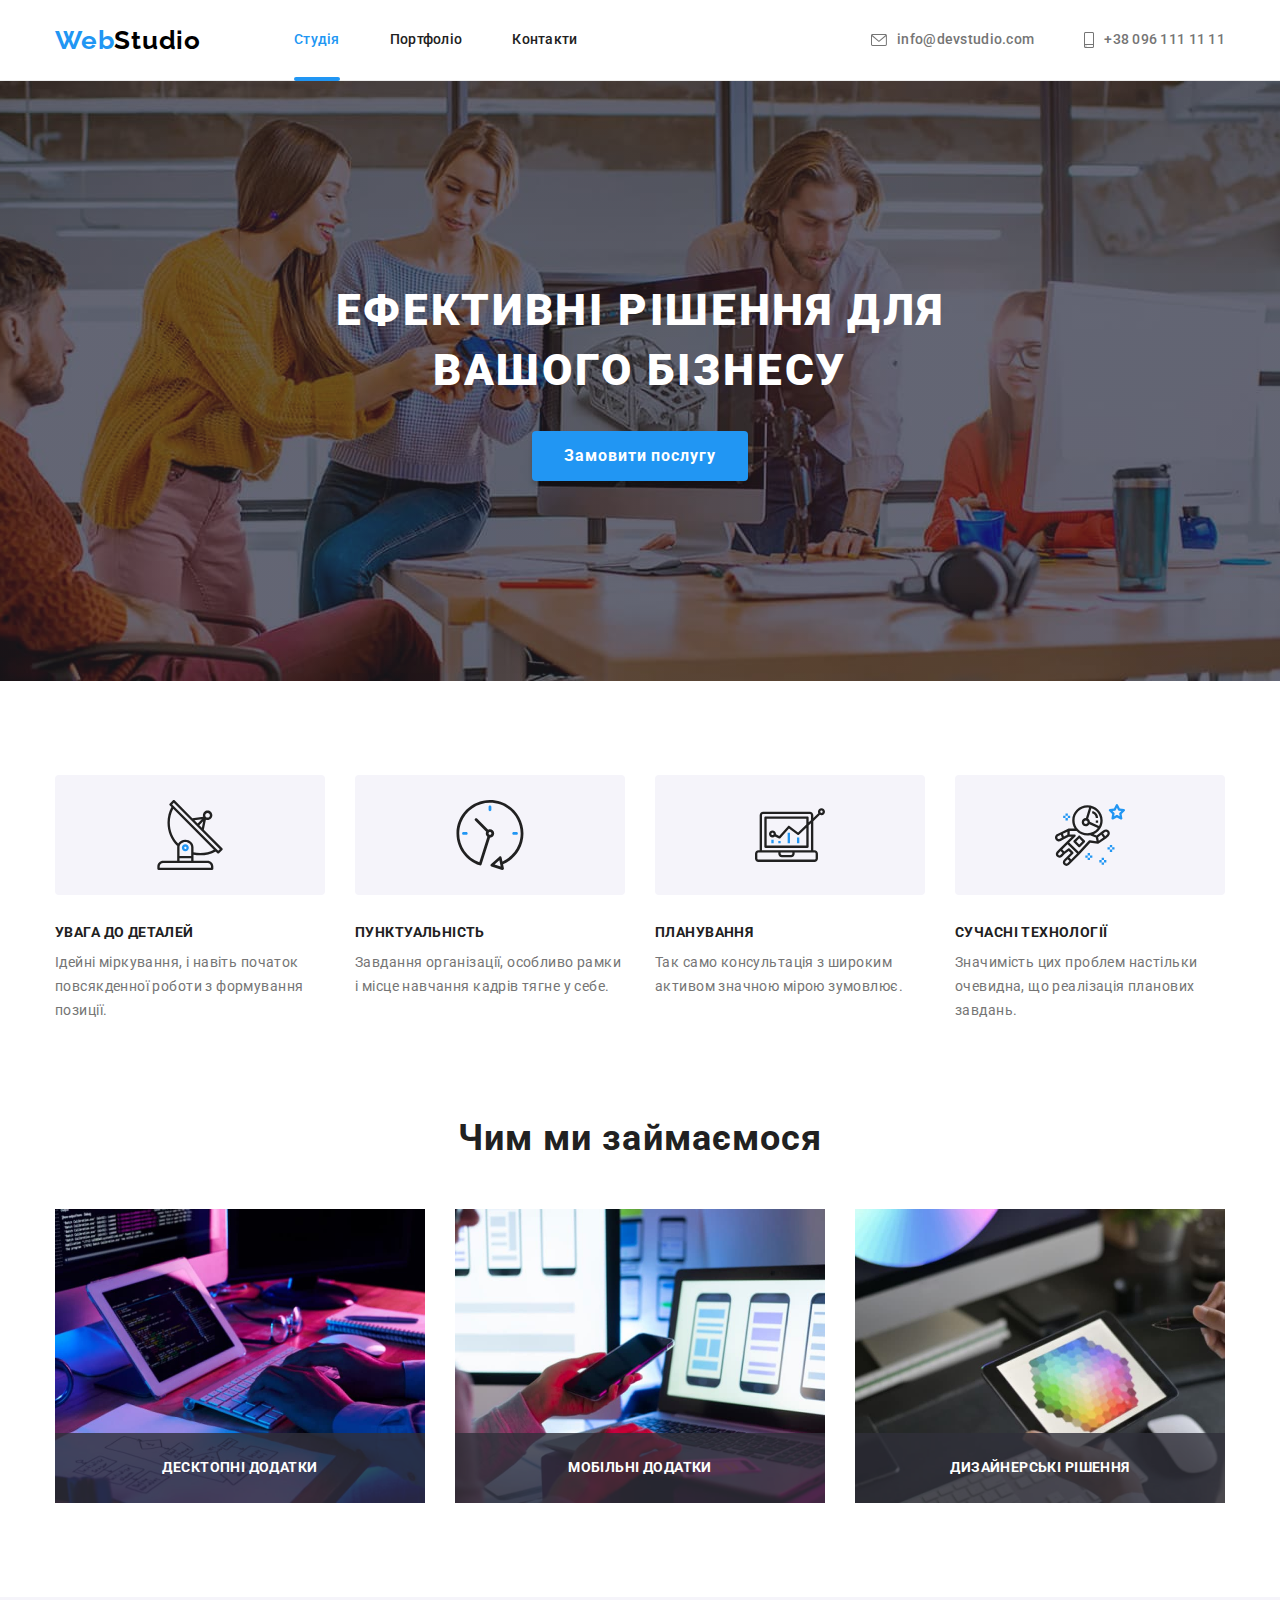
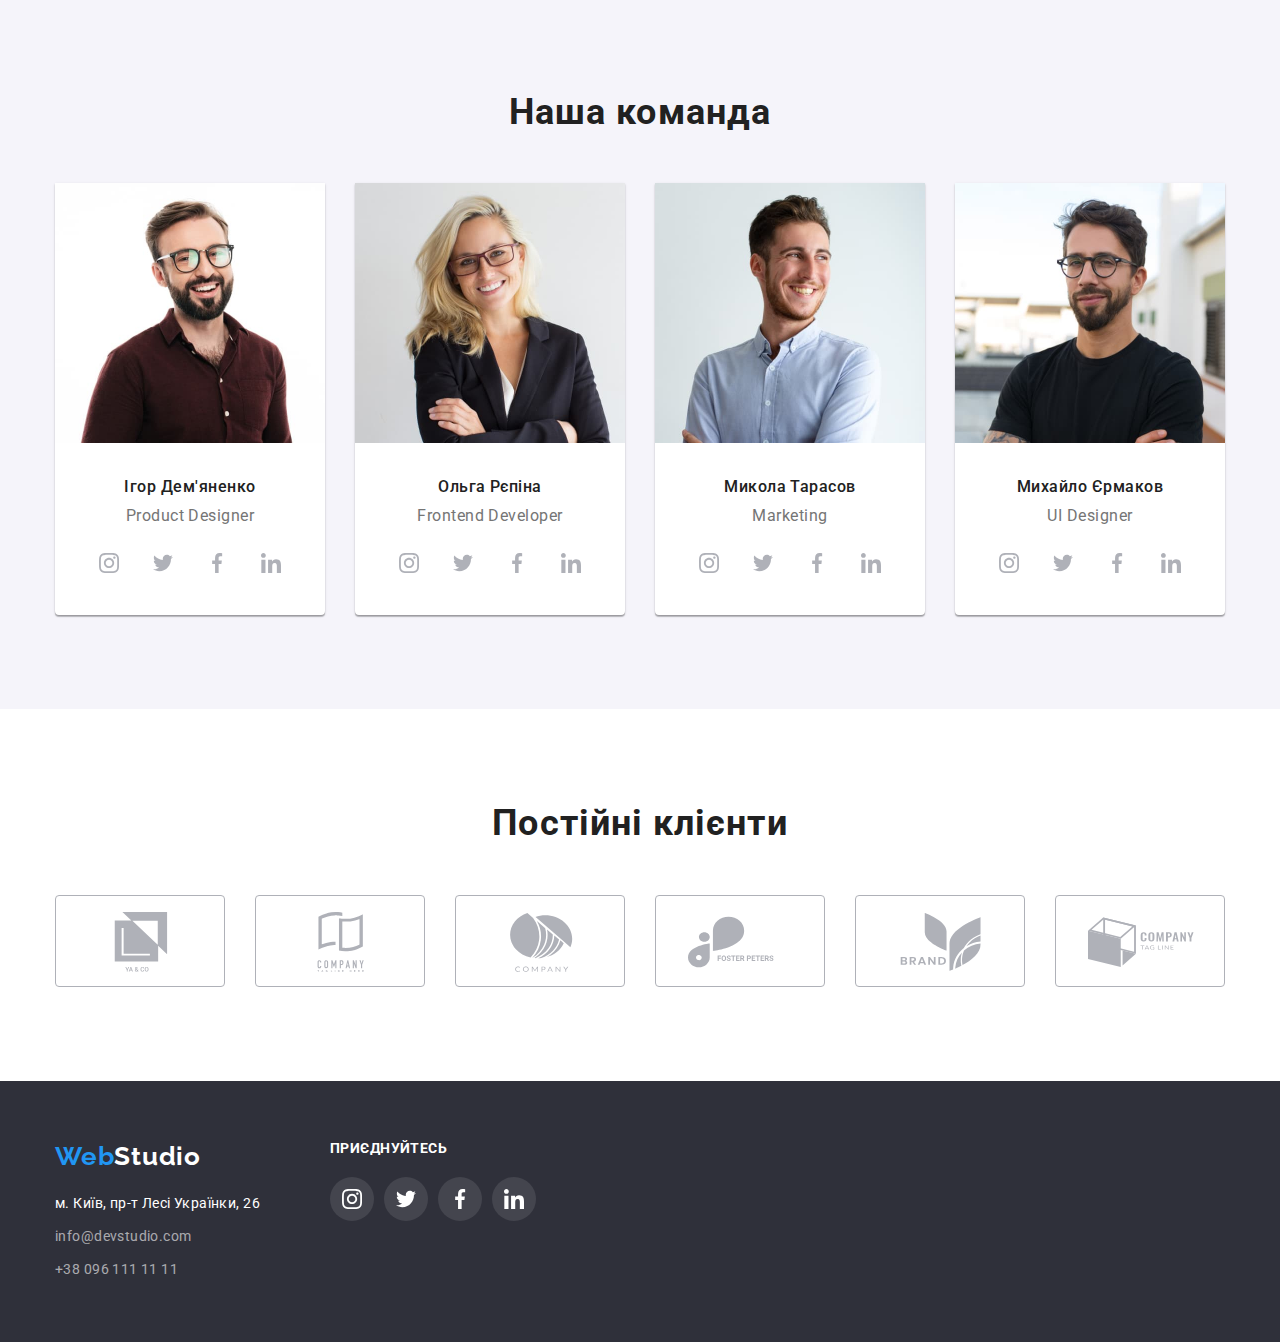
<file: index.html>
<!DOCTYPE html>
<html lang="uk">
<head>
    <meta charset="UTF-8">
    <meta http-equiv="X-UA-Compatible" content="IE=edge">
    <meta name="viewport" content="width=device-width, initial-scale=1.0">
    <title>Web Studio</title>
    <link rel="preconnect" href="https://fonts.googleapis.com">
    <link rel="preconnect" href="https://fonts.gstatic.com" crossorigin>
    <link href="https://fonts.googleapis.com/css2?family=Raleway:wght@700&family=Roboto:wght@400;500;700;900&display=swap"
        rel="stylesheet">
    <link rel="stylesheet" href="https://cdnjs.cloudflare.com/ajax/libs/modern-normalize/1.1.0/modern-normalize.min.css">
    <link rel="stylesheet" href="./css/styles.css">
</head>
<body>
<!--Header-->
    <header class="header">
        <div class="header-main container">
            <a href="./index.html" class="logo" lang="en">Web<span class="logo-studio">Studio</span></a>
            <nav class="header-nav">
                <ul class="header-nav-list list">
                    <li class="item">
                        <a href="#" class="nav-link page">Студія</a>
                    </li>
                    <li class="item">
                        <a href="./portfolio.html" class="nav-link">Портфоліо</a>
                    </li>
                    <li class="item">
                        <a href="#" class="nav-link">Контакти</a>
                    </li>
                </ul>
            </nav>
            <ul class="header-list list">
                <li class="item">
                    <a href="mailto:info@devstudio.com" class="contacts-link">
                        <svg class="header-envelope">
                            <use href="./images/icons.svg#icon-envelope"></use>
                        </svg>
                        <span>info@devstudio.com</span>
                    </a>
                </li>
                <li class="item">
                    <a href="tel:+380961111111" class="contacts-link">
                        <svg class="header-smartphone">
                            <use href="./images/icons.svg#icon-smartphone"></use>
                        </svg>
                        <span>+38 096 111 11 11</span>
                    </a>
                </li>
            </ul>
        </div>
    </header>
<!--Hero-->
    <main>
        <section class="hero section">
                <h1 class="hero-title">Ефективні рішення для вашого бізнесу</h1>
                <button data-modal-open type="button" class="hero-btn">Замовити послугу</button>
        </section>
<!--Description-->
        <section class="description section">
            <h2 class="visually-hidden">Наші переваги</h2>
            <div class="container">
                <ul class="description-list list">
                    <li class="description-item">
                        <div class="description-icon">
                            <svg class="description-svg">
                                <use href="./images/icons.svg#icon-antenna"></use>
                            </svg>
                        </div>
                        <h3 class="description-title">УВАГА ДО ДЕТАЛЕЙ</h3>
                        <p class="description-text">Ідейні міркування, і навіть початок повсякденної роботи з формування позиції.</p>
                    </li>
                    <li class="description-item">
                        <div class="description-icon">
                            <svg class="description-svg">
                                <use href="./images/icons.svg#icon-clock"></use>
                            </svg>
                        </div>
                        <h3 class="description-title">ПУНКТУАЛЬНІСТЬ</h3>
                        <p class="description-text">Завдання організації, особливо рамки і місце навчання кадрів тягне у себе.</p>
                    </li>
                    <li class="description-item">
                        <div class="description-icon">
                            <svg class="description-svg">
                                <use href="./images/icons.svg#icon-diagram"></use>
                            </svg>
                        </div>
                        <h3 class="description-title">ПЛАНУВАННЯ</h3>
                        <p class="description-text">Так само консультація з широким активом значною мірою зумовлює.</p>
                    </li>
                    <li class="description-item">
                        <div class="description-icon">
                            <svg class="description-svg">
                                <use href="./images/icons.svg#icon-astronaut"></use>
                            </svg>
                        </div>
                        <h3 class="description-title">СУЧАСНІ ТЕХНОЛОГІЇ</h3>
                        <p class="description-text">Значимість цих проблем настільки очевидна, що реалізація планових завдань.</p>
                    </li>
                </ul>
            </div>
        </section>
<!--Occupation-->
        <section class="occupation section">
            <h2 class="occupation-title">Чим ми займаємося</h2>
            <div class="container">
                <ul class="occupation-list list">
                    <li class="occupation-item">
                        <img class="occupation-img" src="./images/studio/1.jpg" alt="computer" width="370" height="294">
                        <div class="occupation-bg-title">
                            <h3 class="occupation-img-title">Десктопні додатки</h3>
                        </div>
                    </li>
                    <li class="occupation-item">
                        <img class="occupation-img" src="./images/studio/2.jpg" alt="laptop" width="370" height="294">
                        <div class="occupation-bg-title">
                            <h3 class="occupation-img-title">Мобільні додатки</h3>
                        </div>
                    </li>
                    <li class="occupation-item">
                        <img class="occupation-img" src="./images/studio/3.jpg" alt="tablet" width="370" height="294">
                        <div class="occupation-bg-title">
                            <h3 class="occupation-img-title">Дизайнерські рішення</h3>
                        </div>
                    </li>
                </ul>
            </div>
        </section>
<!--Team-->
        <section class="team section">
            <h2 class="team-title">Наша команда</h2>
            <div class="container">
                <ul class="team-list list">
                    <li class="team-item">
                        <img src="./images/studio/photo1.jpg" alt="Product Designer" width="270" height="260">
                        <h3 class="team-name">Ігор Дем'яненко</h3>
                        <p class="team-text">Product Designer</p>
                        <ul class="team-network-list list">
                            <li class="team-network-link">
                                <a href="#" class="team-network-item">
                                    <svg class="team-network" width="44" height="44">
                                        <use href="./images/icons.svg#icon-instagram"></use>
                                    </svg>
                                </a>
                            </li>
                            <li class="team-network-link">
                                <a href="#" class="team-network-item">
                                    <svg class="team-network" width="44" height="44">
                                        <use href="./images/icons.svg#icon-twitter"></use>
                                    </svg>
                                </a>
                            </li>
                            <li class="team-network-link">
                                <a href="#" class="team-network-item">
                                    <svg class="team-network" width="44" height="44">
                                        <use href="./images/icons.svg#icon-facebook"></use>
                                    </svg>
                                </a>
                            </li>
                            <li class="team-network-link">
                                <a href="#" class="team-network-item">
                                    <svg class="team-network" width="44" height="44">
                                        <use href="./images/icons.svg#icon-linkedin"></use>
                                    </svg>
                                </a>
                            </li>
                        </ul>
                    </li>
                    <li class="team-item">
                        <img src="./images/studio/photo2.jpg" alt="Frontend Developer" width="270" height="260">
                        <h3 class="team-name">Ольга Рєпіна</h3>
                        <p class="team-text">Frontend Developer</p>
                        <ul class="team-network-list list">
                            <li class="team-network-link">
                                <a href="#" class="team-network-item">
                                    <svg class="team-network" width="44" height="44">
                                        <use href="./images/icons.svg#icon-instagram"></use>
                                    </svg>
                                </a>
                            </li>
                            <li class="team-network-link">
                                <a href="#" class="team-network-item">
                                    <svg class="team-network" width="44" height="44">
                                        <use href="./images/icons.svg#icon-twitter"></use>
                                    </svg>
                                </a>
                            </li>
                            <li class="team-network-link">
                                <a href="#" class="team-network-item">
                                    <svg class="team-network" width="44" height="44">
                                        <use href="./images/icons.svg#icon-facebook"></use>
                                    </svg>
                                </a>
                            </li>
                            <li class="team-network-link">
                                <a href="#" class="team-network-item">
                                    <svg class="team-network" width="44" height="44">
                                        <use href="./images/icons.svg#icon-linkedin"></use>
                                    </svg>
                                </a>
                            </li>
                        </ul>
                    </li>
                    <li class="team-item">
                        <img src="./images/studio/photo3.jpg" alt="Marketing" width="270" height="260">
                        <h3 class="team-name">Микола Тарасов</h3>
                        <p class="team-text">Marketing</p>
                        <ul class="team-network-list list">
                            <li class="team-network-link">
                                <a href="#" class="team-network-item">
                                    <svg class="team-network" width="44" height="44">
                                        <use href="./images/icons.svg#icon-instagram"></use>
                                    </svg>
                                </a>
                            </li>
                            <li class="team-network-link">
                                <a href="#" class="team-network-item">
                                    <svg class="team-network" width="44" height="44">
                                        <use href="./images/icons.svg#icon-twitter"></use>
                                    </svg>
                                </a>
                            </li>
                            <li class="team-network-link">
                                <a href="#" class="team-network-item">
                                    <svg class="team-network" width="44" height="44">
                                        <use href="./images/icons.svg#icon-facebook"></use>
                                    </svg>
                                </a>
                            </li>
                            <li class="team-network-link">
                                <a href="#" class="team-network-item">
                                    <svg class="team-network" width="44" height="44">
                                        <use href="./images/icons.svg#icon-linkedin"></use>
                                    </svg>
                                </a>
                            </li>
                        </ul>
                    </li>
                    <li class="team-item">
                        <img src="./images/studio/photo4.jpg" alt="UI Designer" width="270" height="260">
                        <h3 class="team-name">Михайло Єрмаков</h3>
                        <p class="team-text">UI Designer</p>
                        <ul class="team-network-list list">
                            <li class="team-network-link">
                                <a href="#" class="team-network-item">
                                    <svg class="team-network" width="44" height="44">
                                        <use href="./images/icons.svg#icon-instagram"></use>
                                    </svg>
                                </a>
                            </li>
                            <li class="team-network-link">
                                <a href="#" class="team-network-item">
                                    <svg class="team-network" width="44" height="44">
                                        <use href="./images/icons.svg#icon-twitter"></use>
                                    </svg>
                                </a>
                            </li>
                            <li class="team-network-link">
                                <a href="#" class="team-network-item">
                                    <svg class="team-network" width="44" height="44">
                                        <use href="./images/icons.svg#icon-facebook"></use>
                                    </svg>
                                </a>
                            </li>
                            <li class="team-network-link">
                                <a href="#" class="team-network-item">
                                    <svg class="team-network" width="44" height="44">
                                        <use href="./images/icons.svg#icon-linkedin"></use>
                                    </svg>
                                </a>
                            </li>
                        </ul>
                    </li>
                </ul>
            </div>
        </section>
<!--Clients-->
        <section class="container section">
            <h2 class="clients-title">Постійні клієнти</h2>
            <ul class="clients-list list">
                <li class="clients-item">
                    <a href="#" class="clients-icon">
                        <svg class="clients-svg">
                            <use href="./images/icons.svg#icon-group"></use>
                        </svg>
                    </a>
                </li>
                <li class="clients-item">
                    <a href="#" class="clients-icon">
                        <svg class="clients-svg">
                            <use href="./images/icons.svg#icon-group-1"></use>
                        </svg>
                    </a>
                </li>
                <li class="clients-item">
                    <a href="#" class="clients-icon">
                        <svg class="clients-svg">
                            <use href="./images/icons.svg#icon-group-2"></use>
                        </svg>
                    </a>
                </li>
                <li class="clients-item">
                    <a href="#" class="clients-icon">
                        <svg class="clients-svg">
                            <use href="./images/icons.svg#icon-group-3"></use>
                        </svg>
                    </a>
                </li>
                <li class="clients-item">
                    <a href="#" class="clients-icon">
                        <svg class="clients-svg">
                            <use href="./images/icons.svg#icon-group-4"></use>
                        </svg>
                    </a>
                </li>
                <li class="clients-item">
                    <a href="#" class="clients-icon">
                        <svg class="clients-svg">
                            <use href="./images/icons.svg#icon-group-5"></use>
                        </svg>
                    </a>
                </li>
            </ul>
        </section>
    </main>
<!--Footer-->
    <footer class="footer">
        <div class="footer-main container">
            <div>
                <a href="./index.html" class="logo" lang="en">Web<span class="logo-part">Studio</span></a>
                <address class="footer-address">
                    <ul class="footer-list list">
                        <li class="footer-item">
                            <a href="https://goo.gl/maps/w5W1yfR7xaKUDnxX9" target="_blank" rel="noreferrer" class="footer-link">м.
                                Київ, пр-т Лесі Українки, 26</a>
                        </li>
                        <li class="footer-item">
                            <a href="mailto:info@devstudio.com" class="footer-link footer-cont">info@devstudio.com</a>
                        </li>
                        <li class="footer-item">
                            <a href="tel:+380961111111" class="footer-link footer-cont">+38 096 111 11 11</a>
                        </li>
                    </ul>
                </address>
            </div>
            <div>
                <h2 class="footer-title">приєднуйтесь</h2>
                <ul class="footer-icon-list list">
                    <li>
                        <a href="#" class="footer-icon">
                            <svg class="footer-svg" width="20" height="20">
                                <use href="./images/icons.svg#icon-instagram"></use>
                            </svg>
                        </a>
                    </li>
                    <li>
                        <a href="#" class="footer-icon">
                            <svg class="footer-svg" width="20" height="20">
                                <use href="./images/icons.svg#icon-twitter"></use>
                            </svg>
                        </a>
                    </li>
                    <li>
                        <a href="#" class="footer-icon">
                            <svg class="footer-svg" width="20" height="20">
                                <use href="./images/icons.svg#icon-facebook"></use>
                            </svg>
                        </a>
                    </li>
                    <li>
                        <a href="#" class="footer-icon">
                            <svg class="footer-svg" width="20" height="20">
                                <use href="./images/icons.svg#icon-linkedin"></use>
                            </svg>
                        </a>
                    </li>
                </ul>
            </div>
        </div>
    </footer>

    <div class="backdrop is-hidden" data-modal>
        <div class="modal">
            <button data-modal-close class="hidden-btn" type="button">
                <svg class="btn-icon">
                    <use href="./images/icons.svg#icon-close"></use>
                </svg>
            </button>
        </div>
    </div>

    <script src="./js/modal.js"></script>
</body>
</html>
</file>
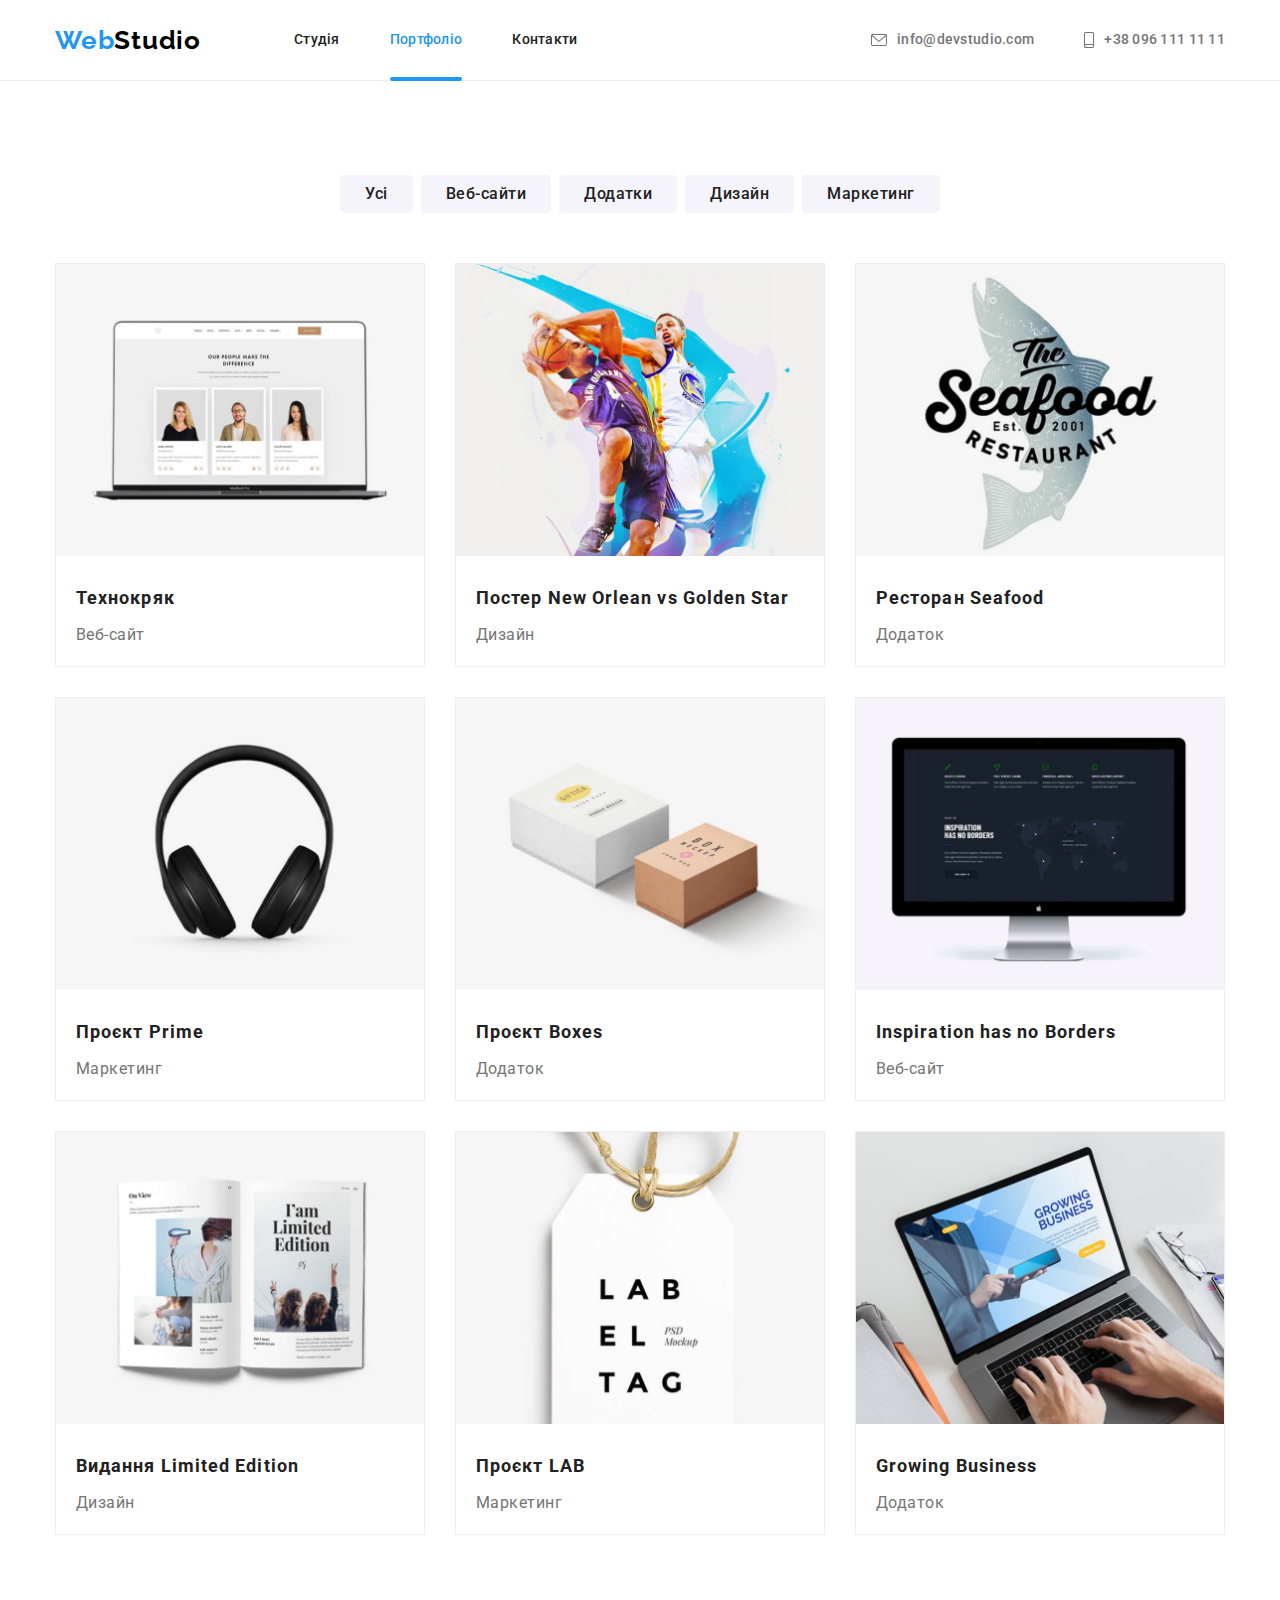
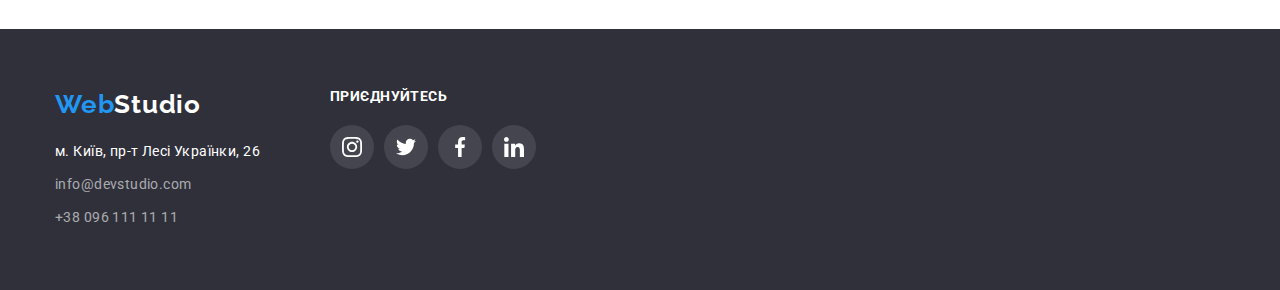
<file: portfolio.html>
<!DOCTYPE html>
<html lang="uk">
<head>
    <meta charset="UTF-8">
    <meta http-equiv="X-UA-Compatible" content="IE=edge">
    <meta name="viewport" content="width=device-width, initial-scale=1.0">
    <title>Web Studio</title>
    <link rel="preconnect" href="https://fonts.googleapis.com">
    <link rel="preconnect" href="https://fonts.gstatic.com" crossorigin>
    <link href="https://fonts.googleapis.com/css2?family=Raleway:wght@700&family=Roboto:wght@400;500;700;900&display=swap"
        rel="stylesheet">
    <link rel="stylesheet" href="https://cdnjs.cloudflare.com/ajax/libs/modern-normalize/1.1.0/modern-normalize.min.css">
    <link rel="stylesheet" href="./css/styles.css">
</head>
<body>
<!--Header-->
    <header class="header">
        <div class="header-main container">
            <a href="./index.html" class="logo" lang="en">Web<span class="logo-studio">Studio</span></a>
            <nav class="header-nav">
                <ul class="header-list list">
                    <li class="item">
                        <a href="./index.html" class="nav-link">Студія</a>
                    </li>
                    <li class="item">
                        <a href="#" class="nav-link page">Портфоліо</a>
                    </li>
                    <li class="item">
                        <a href="#" class="nav-link">Контакти</a>
                    </li>
                </ul>
            </nav>
            <ul class="header-list list">
                <li class="item">
                    <a href="mailto:info@devstudio.com" class="contacts-link">
                        <svg class="header-envelope">
                            <use href="./images/icons.svg#icon-envelope"></use>
                        </svg>
                        <p>info@devstudio.com</p>
                    </a>
                </li>
                <li class="item">
                    <a href="tel:+380961111111" class="contacts-link">
                        <svg class="header-smartphone">
                            <use href="./images/icons.svg#icon-smartphone"></use>
                        </svg>
                        <p>+38 096 111 11 11</p>
                    </a>
                </li>
            </ul>
        </div>
    </header>
<!--Portfolio-->
    <main>
        <section class="portfolio">
            <h1 class="visually-hidden">Портфоліо</h1>
            <ul class="portfolio-names list">
                <li class="portfolio-elment">
                    <button type="button" class="portfolio-btn">Усі</button>
                </li>
                <li class="portfolio-elment">
                    <button type="button" class="portfolio-btn">Веб-сайти</button>
                </li>
                <li class="portfolio-elment">
                    <button type="button" class="portfolio-btn">Додатки</button>
                </li>
                <li class="portfolio-elment">
                    <button type="button" class="portfolio-btn">Дизайн</button>
                </li>
                <li class="portfolio-elment">
                    <button type="button" class="portfolio-btn">Маркетинг</button>
                </li>
            </ul>
            <div class="container">
                <ul class="portfolio-list list">
                    <li class="portfolio-item">
                        <a href="#" class="portfolio-link">
                            <div class="portfolio-overlay">
                                <img class="portfolio-img" src="./images/portfolio/picture1.jpg" alt="website" width="100%" height="100%">
                                <p class="portfolio-overlay-text">Ресурс пропонує комплексні пропозиції з різним рівнем функціоналу та сервісів. Все це дозволить відвідувачу отримати
                                вичерпні відомості про компанію чи приватну особу.</p>
                            </div>
                            <div class="portfolio-item-text">
                                <h2 class="portfolio-title">Технокряк</h2>
                                <p class="portfolio-text">Веб-сайт</p>
                            </div>
                        </a>
                    </li>
                    <li class="portfolio-item">
                        <a href="#" class="portfolio-link">
                            <div class="portfolio-overlay">
                                <img class="portfolio-img" src="./images/portfolio/picture2.jpg" alt="basketball" width="100%" height="100%">
                                <p class="portfolio-overlay-text">Ресурс пропонує комплексні пропозиції з різним рівнем функціоналу та сервісів. Все це дозволить відвідувачу отримати
                                вичерпні відомості про компанію чи приватну особу.</p>
                            </div>
                            <div class="portfolio-item-text">
                                <h2 class="portfolio-title">Постер <span lang="en">New Orlean vs Golden Star</span></h2>
                                <p class="portfolio-text">Дизайн</p>
                            </div>
                        </a>
                    </li>
                    <li class="portfolio-item">
                        <a href="#" class="portfolio-link">
                            <div class="portfolio-overlay">
                                <img class="portfolio-img" src="./images/portfolio/picture3.jpg" alt="label" width="100%" height="100%">
                                <p class="portfolio-overlay-text">Ресурс пропонує комплексні пропозиції з різним рівнем функціоналу та сервісів. Все це дозволить відвідувачу отримати
                                вичерпні відомості про компанію чи приватну особу.</p>
                            </div>
                            <div class="portfolio-item-text">
                                <h2 class="portfolio-title">Ресторан <span>Seafood</span></h2>
                                <p class="portfolio-text">Додаток</p>
                            </div>
                        </a>
                    </li>
                    <li class="portfolio-item">
                        <a href="#" class="portfolio-link">
                            <div class="portfolio-overlay">
                                <img class="portfolio-img" src="./images/portfolio/picture4.jpg" alt="label" width="100%" height="100%">
                                <p class="portfolio-overlay-text">Ресурс пропонує комплексні пропозиції з різним рівнем функціоналу та сервісів. Все це дозволить відвідувачу отримати
                                вичерпні відомості про компанію чи приватну особу.</p>
                            </div>
                            <div class="portfolio-item-text">
                                <h2 class="portfolio-title">Проєкт <span lang="en">Prime</span></h2>
                                <p class="portfolio-text">Маркетинг</p>
                            </div>
                        </a>
                    </li>
                    <li class="portfolio-item">
                        <a href="#" class="portfolio-link">
                            <div class="portfolio-overlay">
                                <img class="portfolio-img" src="./images/portfolio/picture5.jpg" alt="label" width="100%" height="100%">
                                <p class="portfolio-overlay-text">Ресурс пропонує комплексні пропозиції з різним рівнем функціоналу та сервісів. Все це дозволить відвідувачу отримати
                                вичерпні відомості про компанію чи приватну особу.</p>
                            </div>
                            <div class="portfolio-item-text">
                                <h2 class="portfolio-title">Проєкт <span lang="en">Boxes</span></h2>
                                <p class="portfolio-text">Додаток</p>
                            </div>
                        </a>
                    </li>
                    <li class="portfolio-item">
                        <a href="#" class="portfolio-link">
                            <div class="portfolio-overlay">
                                <img class="portfolio-img" src="./images/portfolio/picture6.jpg" alt="label" width="100%" height="100%">
                                <p class="portfolio-overlay-text">Ресурс пропонує комплексні пропозиції з різним рівнем функціоналу та сервісів. Все це дозволить відвідувачу отримати
                                вичерпні відомості про компанію чи приватну особу.</p>
                            </div>
                            <div class="portfolio-item-text">
                                <h2 class="portfolio-title" lang="en">Inspiration has no Borders</h2>
                                <p class="portfolio-text">Веб-сайт</p>
                            </div>
                        </a>
                    </li>
                    <li class="portfolio-item">
                        <a href="#" class="portfolio-link">
                            <div class="portfolio-overlay">
                                <img class="portfolio-img" src="./images/portfolio/picture7.jpg" alt="label" width="100%" height="100%">
                                <p class="portfolio-overlay-text">Ресурс пропонує комплексні пропозиції з різним рівнем функціоналу та сервісів. Все це дозволить відвідувачу отримати
                                вичерпні відомості про компанію чи приватну особу.</p>
                            </div>
                            <div class="portfolio-item-text">
                                <h2 class="portfolio-title">Видання <span lang="en">Limited Edition</span></h2>
                                <p class="portfolio-text">Дизайн</p>
                            </div>
                        </a>
                    </li>
                    <li class="portfolio-item">
                        <a href="#" class="portfolio-link">
                            <div class="portfolio-overlay">
                                <img class="portfolio-img" src="./images/portfolio/picture8.jpg" alt="label" width="100%" height="100%">
                                <p class="portfolio-overlay-text">Ресурс пропонує комплексні пропозиції з різним рівнем функціоналу та сервісів. Все це дозволить відвідувачу отримати
                                вичерпні відомості про компанію чи приватну особу.</p>
                            </div>
                            <div class="portfolio-item-text">
                                <h2 class="portfolio-title">Проєкт <span lang="en">LAB</span></h2>
                                <p class="portfolio-text">Маркетинг</p>
                            </div>
                        </a>
                    </li>
                    <li class="portfolio-item">
                        <a href="#" class="portfolio-link">
                            <div class="portfolio-overlay">
                                <img class="portfolio-img" src="./images/portfolio/picture9.jpg" alt="label" width="100%" height="100%">
                                <p class="portfolio-overlay-text">Ресурс пропонує комплексні пропозиції з різним рівнем функціоналу та сервісів. Все це дозволить відвідувачу отримати
                                вичерпні відомості про компанію чи приватну особу.</p>
                            </div>
                            <div class="portfolio-item-text">
                                <h2 class="portfolio-title" lang="en">Growing Business</h2>
                                <p class="portfolio-text">Додаток</p>
                            </div>
                        </a>
                    </li>
                </ul>
            </div>
        </section>
    </main>
<!--Footer-->
    <footer class="footer">
        <div class="footer-main container">
            <div>
                <a href="./index.html" class="logo" lang="en">Web<span class="logo-part">Studio</span></a>
                <address class="footer-address">
                    <ul class="footer-list list">
                        <li class="footer-item">
                            <a href="https://goo.gl/maps/w5W1yfR7xaKUDnxX9" target="_blank" rel="noreferrer"
                                class="footer-link">м.
                                Київ, пр-т Лесі Українки, 26</a>
                        </li>
                        <li class="footer-item">
                            <a href="mailto:info@devstudio.com" class="footer-link footer-cont">info@devstudio.com</a>
                        </li>
                        <li class="footer-item">
                            <a href="tel:+380961111111" class="footer-link footer-cont">+38 096 111 11 11</a>
                        </li>
                    </ul>
                </address>
            </div>
            <div>
                <h2 class="footer-title">приєднуйтесь</h2>
                <ul class="footer-icon-list list">
                    <li>
                        <a href="#" class="footer-icon">
                            <svg class="footer-svg" width="20" height="20">
                                <use href="./images/icons.svg#icon-instagram"></use>
                            </svg>
                        </a>
                    </li>
                    <li>
                        <a href="#" class="footer-icon">
                            <svg class="footer-svg" width="20" height="20">
                                <use href="./images/icons.svg#icon-twitter"></use>
                            </svg>
                        </a>
                    </li>
                    <li>
                        <a href="#" class="footer-icon">
                            <svg class="footer-svg" width="20" height="20">
                                <use href="./images/icons.svg#icon-facebook"></use>
                            </svg>
                        </a>
                    </li>
                    <li>
                        <a href="#" class="footer-icon">
                            <svg class="footer-svg" width="20" height="20">
                                <use href="./images/icons.svg#icon-linkedin"></use>
                            </svg>
                        </a>
                    </li>
                </ul>
            </div>
        </div>
    </footer>
</body>
</html>
</file>
<file: css/styles.css>
:root {
    --primary-color:#212121;
    --secondary-color:#ffffff;
    --accent-color: #2196F3;
    --common-color: #2F303A;
    --grey-color: #757575;
    --black-color: #000000;
    --backgroundline-color: #F5F4FA;
    --card-color: #EEEEEE;
    --icon-color: #AFB1B8;
    --main-fon: 'Roboto', sans-serif;
    --secondary-fon: 'Raleway', sans-serif;
    --timing-function: cubic-bezier(0.4, 0, 0.2, 1);
}

body {
    font-family: var(--main-fon);
    color: var(--primary-color);
}

button {
    cursor: pointer;
    font-family: inherit;
}

h1, h2, h3, h4, h5, h6, p, ul, li {
    margin: 0;
    padding: 0;
}

/* Utilities */

.container {
    max-width: 1200px;
    margin: 0 auto;
    padding: 0 15px;
}

.list {
    margin: 0;
    padding: 0;

    list-style: none;
}

.visually-hidden {
    position: absolute;
    white-space: nowrap;
    width: 1px;
    height: 1px;
    overflow: hidden;
    border: 0;
    padding: 0;
    clip: rect(0 0 0 0);
    clip-path: inset(50%);
    margin: -1px;
}

.section {
    padding-top: 94px;
    padding-bottom: 94px;
}

/* Header */

.header {
    background-color: var(--secondary-color);
    border-bottom: 1px solid #ECECEC;
}

.header-main {
    display: flex;
    align-items: center;
}

.logo {
    padding: 20px 0 20px 0;

    font-weight: 700;
    font-size: 26px;
    line-height: 1.19;
    letter-spacing: 0.03em;
    text-decoration: none;
    font-family: var(--secondary-fon);

    color: var(--accent-color);
}

.logo-studio {
    color: var(--black-color);
}

.header-nav {
    margin-left: 93px;
}

.header-nav-list {
    display: flex;
}

.item + .item {
    margin-left: 50px;
}


.nav-link {
    transition: color 250ms var(--timing-function);

    display: block;
    padding-top: 32px;
    padding-bottom: 32px;

    font-weight: 500;
    font-size: 14px;
    line-height: 1.14;
    letter-spacing: 0.02em;
    text-decoration: none;

    color: var(--primary-color);
}

.nav-link:hover,
.nav-link:focus {

    color: var(--accent-color);
}

.page {
    position: relative;

    color: var(--accent-color);
}

.page::after {
    position: absolute;

    content: "";
    bottom: -1px;
    display: block;
    width: 100%;
    height: 4px;

    border-radius: 2px;
    background-color: var(--accent-color);
} 


.header-list {
    display: flex;
    align-items: center;
    margin-left: auto;
}

.contacts-link {
    transition: fill 250ms, color 250ms var(--timing-function);

    display: flex;
    align-items: center;
    padding-top: 10px;
    padding-bottom: 10px;

    font-weight: 500;
    font-size: 14px;
    line-height: 1.14;
    letter-spacing: 0.02em;
    text-decoration: none;

    color: var(--grey-color);
    fill: var(--grey-color);
}

.contacts-link:hover {
    color: var(--accent-color);
    fill: var(--accent-color);

}

.header-envelope {
    width: 16px;
    height: 12px;
    margin-right: 10px;
}

.header-smartphone {
    width: 10px;
    height: 16px;
    margin-right: 10px;
}

/* Main */

/* Hero section */

.hero {
    max-width: 1600px;
    margin: 0 auto;
    padding-top: 200px;
    padding-bottom: 200px;
    text-align: center;

    background-size: cover;
    background-position: center;
    background-image: linear-gradient(rgba(47,48,58,0.4), rgba(47, 48, 58, 0.4)), url('../images/studio/hero.jpg');
}

.hero-title {
    margin: 0 auto 30px;
    width: 696px;
    height: 120px;
    
    font-weight: 900;
    font-size: 44px;
    line-height: 1.36;
    letter-spacing: 0.06em;
    text-transform: uppercase;

    color: var(--secondary-color);
}

.hero-btn{
    padding: 10px 32px;

    box-shadow: 0px 4px 4px rgba(0, 0, 0, 0.15);
    border-radius: 4px;
    border: none;
    font-weight: 700;
    font-size: 16px;
    line-height: 1.87; 
    letter-spacing: 0.06em;

    background-color: var(--accent-color);
    color: var(--secondary-color);
}

/* Description section */

.description {
    padding-bottom: 0;

    background-color: var(--secondary-color);
}

.description-list {
    display: flex;
    gap: 30px;
    flex-wrap: wrap;
}

.description-icon {
    display: flex;
    justify-content: center;
    align-items: center;
    width: 270px;
    height: 120px;
    margin-bottom: 30px;
    border-radius: 4px;

    background-color: var(--backgroundline-color)
}

.description-svg {
    width: 70px;
    height: 70px;
}

.description-title {
    margin-bottom: 10px;

    font-size: 14px;
    line-height: 1.14;
    letter-spacing: 0.03em;
    text-transform: uppercase;
}

.description-text {
    width: 270px;

    font-size: 14px;
    line-height: 1.71;
    letter-spacing: 0.03em;

    color: var(--grey-color);
}


/* Occupation section */

.occupation {
    background-color: var(--secondary-color);
}

.occupation-title {
    margin-bottom: 50px;

    font-size: 36px;
    line-height: 1.17;
    text-align: center;
    letter-spacing: 0.03em;
}

.occupation-list {
    display: flex;
    gap: 30px;
    flex-wrap: wrap;
}

.occupation-item {
    position: relative;
}

.occupation-img {
    display: block;
}

.occupation-bg-title {
    position: absolute;
    bottom: 0;

    width: 370px;
    height: 70px;

    background-color: rgba(47, 48, 58, 0.8);
}

.occupation-img-title {
    padding-top: 27px;
    padding-bottom: 27px;

    font-size: 14px;
    line-height: 1.14;
    text-align: center;
    letter-spacing: 0.03em;
    text-transform: uppercase;

    color: var(--secondary-color);
}

/* Team section */

.team {
    text-align: center;
    background-color: var(--backgroundline-color);
}

.team-title {
    margin-bottom: 50px;

    font-size: 36px;
    line-height: 1.17;

    letter-spacing: 0.03em;
}

.team-list {
    display: flex;
    gap: 30px;
    flex-wrap: wrap;
}

.team-item {
    background: var(--secondary-color);
    box-shadow: 0px 1px 3px rgba(0, 0, 0, 0.12), 0px 1px 1px rgba(0, 0, 0, 0.14), 0px 2px 1px rgba(0, 0, 0, 0.2);
    border-radius: 0px 0px 4px 4px;
}

.team-name {
    margin: 30px 0 10px 0;

    font-weight: 500;
    font-size: 16px;
    line-height: 1.19;
    letter-spacing: 0.03em;
}

.team-text {
    margin-bottom: 16px;

    font-size: 16px;
    line-height: 1.19;
    letter-spacing: 0.03em;

    color: var(--grey-color);
}

/* Networks */

.team-network-list {
    display: flex;
    justify-content: center;
    gap: 10px;
    margin-bottom: 30px;
}

.team-network-link {
    align-items: center;
}

.team-network-item {
    transition: background-color 250ms var(--timing-function);

    display: block;
    height: 44px;
      
    border-radius: 50%;
    background-color: var(--secondary-color);
}

.team-network-item:hover,
.team-network-item:focus {
    background-color: var(--accent-color);
}

.team-network {
    transition: fill 250ms var(--timing-function);

    padding: 12px;
    fill: var(--icon-color);
}

.team-network:hover,
.team-network:focus {
    fill: var(--secondary-color);
}

/* Clients */

.clients-title {
    margin-bottom: 50px;

    font-size: 36px;
    line-height: 1.16;
    letter-spacing: 0.03em;
    text-align: center;
}

.clients-list {
    display: flex;
    justify-content: center;
    flex-wrap: wrap;
    gap: 30px;
}

.clients-icon {
    transition: border-color 250ms, color 250ms var(--timing-function);

    display: block;
    width: 170px;
    height: 92px;

    border: 1px solid var(--icon-color);
    border-radius: 4px;
    color: var(--icon-color);
}

.clients-icon:hover,
.clients-icon:focus {
    border-color: #2196F3;
    color: #2196F3;
}

.clients-svg {
    margin: 16px 32px;
    width: 106px;
    height: 60px;

    fill: currentColor;
}

/* Portfolio section */

/* Portfolio btn */

.portfolio {
    padding-top: 94px;
    padding-bottom: 94px;

    background-color: var(--secondary-color);
}

.portfolio-names {
    display: flex;
    justify-content: center;
    margin-bottom: 50px;
}

.portfolio-elment + .portfolio-elment {
    margin-left: 8px;
}

.portfolio-btn {
    transition: background-color 250ms, color 250ms, box-shadow 250ms, border-radius 250ms var(--timing-function);

    padding: 6px 25px;

    border: none;
    border-radius: 4px;
    font-weight: 500;
    font-size: 16px;
    line-height: 1.62;
    text-align: center;
    letter-spacing: 0.03em;

    background-color: var(--backgroundline-color);
    color: var(--primary-color);
}

.portfolio-btn:hover,
.portfolio-btn:focus {
    background-color: var(--accent-color);
    color: var(--secondary-color);
    box-shadow: 0px 3px 1px rgba(0, 0, 0, 0.1), 0px 1px 2px rgba(0, 0, 0, 0.08), 0px 2px 2px rgba(0, 0, 0, 0.12);
    border-radius: 4px;
}

/* Portfolio card */

.portfolio-list {
    display: flex;
    flex-wrap: wrap;
}

.portfolio-item {
    transition: border 250ms, box-shadow 250ms var(--timing-function);

    width: 370px;
    height: 404px;
    margin-right: 30px;
    margin-bottom: 30px;

    border: 1px solid var(--card-color);
}

.portfolio-item:hover,
.portfolio-item:focus {
    border: 1px solid var(--secondary-color);
    box-shadow: 0px 1px 1px rgba(0, 0, 0, 0.12), 0px 4px 4px rgba(0, 0, 0, 0.06), 1px 4px 6px rgba(0, 0, 0, 0.16);
}

.portfolio-item:nth-child(3n) {
    margin-right: 0;
}

.portfolio-item:nth-last-child(-n + 3) {
    margin-bottom: 0;
}

.portfolio-link {
    text-decoration: none;
}

.portfolio-img {
    display: block;
}

/* Portfolio overlay */

.portfolio-overlay {
    position: relative;
    overflow: hidden;
}

.portfolio-item:hover .portfolio-overlay-text {
    transform: translateY(0)
}

.portfolio-overlay-text {
    transition: transform 250ms var(--timing-function);
    position: absolute;
    transform: translateY(100%);
    top: 0;

    width: 100%;
    height: 100%;
    padding: 63px 24px;

    font-size: 18px;
    line-height: 1.55;
    letter-spacing: 0.03em;

    background-color: rgba(33, 150, 243, 0.9);
    color: var(--secondary-color);
}

/* Portfolio overlay over */

.portfolio-item-text {
    padding: 24px 20px;
}

.portfolio-title {
    margin-bottom: 4px;

    font-size: 18px;
    line-height: 2;
    letter-spacing: 0.06em;

    color: var(--primary-color);
}

.portfolio-text {
    font-size: 16px;
    line-height: 1.87;
    letter-spacing: 0.03em;

    color: var(--grey-color);
}

/* Footer */

.footer {
    background-color: var(--common-color);
}

.footer-main {
    display: flex;
    flex-wrap: wrap;
    gap: 70px;
    padding-top: 60px;
}

.footer-address {
    margin-top: 20px;
    padding-bottom: 60px;

    font-style: normal;
}

.logo-part {
    color: var(--secondary-color)
}

.footer-item {
    margin-bottom: 9px;
    display: block;
}

.footer-item:last-child {
    margin-bottom: 0;
}

.footer-link {
    transition: color 250ms var(--timing-function);

    font-weight: 400;
    font-size: 14px;
    line-height: 1.71;
    letter-spacing: 0.03em;
    text-decoration: none;

    color: var(--secondary-color);
}

.footer-link:hover,
.footer-link:focus {
    color: var(--secondary-color);
}

.footer-cont {
    color: rgba(255, 255, 255, 0.6);
}

/* Footer-icon */

.footer-title {
    margin-bottom: 20px;

    font-size: 14px;
    line-height: 1.14;
    letter-spacing: 0.03em;
    text-transform: uppercase;

    color: var(--secondary-color);
}

.footer-icon-list {
    display: flex;
    flex-wrap: wrap;
    gap: 10px;
}

.footer-icon {
    transition: background-color 250ms var(--timing-function);

    display: flex;
    justify-content: center;
    align-items: center;
    width: 44px;
    height: 44px;

    border-radius: 50%;
    background-color: rgba( 255, 255, 255, 10%);
}

.footer-icon:hover,
.footer-icon:focus       {
    background-color: var(--accent-color);
}

.footer-svg {
    fill: var(--secondary-color);
}

/* Backdrop */

.backdrop {
    position: fixed;
    top: 0;
    left: 0;
    transition: opacity 250ms var(--timing-function);

    width: 100%;
    height: 100%;

    background-color: rgba(0, 0, 0, 0.2);
    opacity: 1;
}

.backdrop.is-hidden {
    opacity: 0;
    pointer-events: none;
}

.backdrop.is-hidden .modal {
    transform: translate(-50%, -50%) scale(1.1);
}

.modal {
    position: absolute;
    top: 50%;
    left: 50%;
    transform: translate(-50%, -50%) scale(1);
    transition: transform 250ms var(--timing-function);

    min-width: 528px;
    min-height: 581px;
    padding: 8px;
    
    background-color: var(--secondary-color);
}

.hidden-btn {
    margin-left: auto;
    display: flex;
    align-items: center;
    width: 30px;
    height: 30px;

    border-radius: 50%;
    background: var(--secondary-color);
    border: 1px solid rgba(0, 0, 0, 0.1);
}

.btn-icon {
    width: 18px;
    height: 18px;
}
</file>
